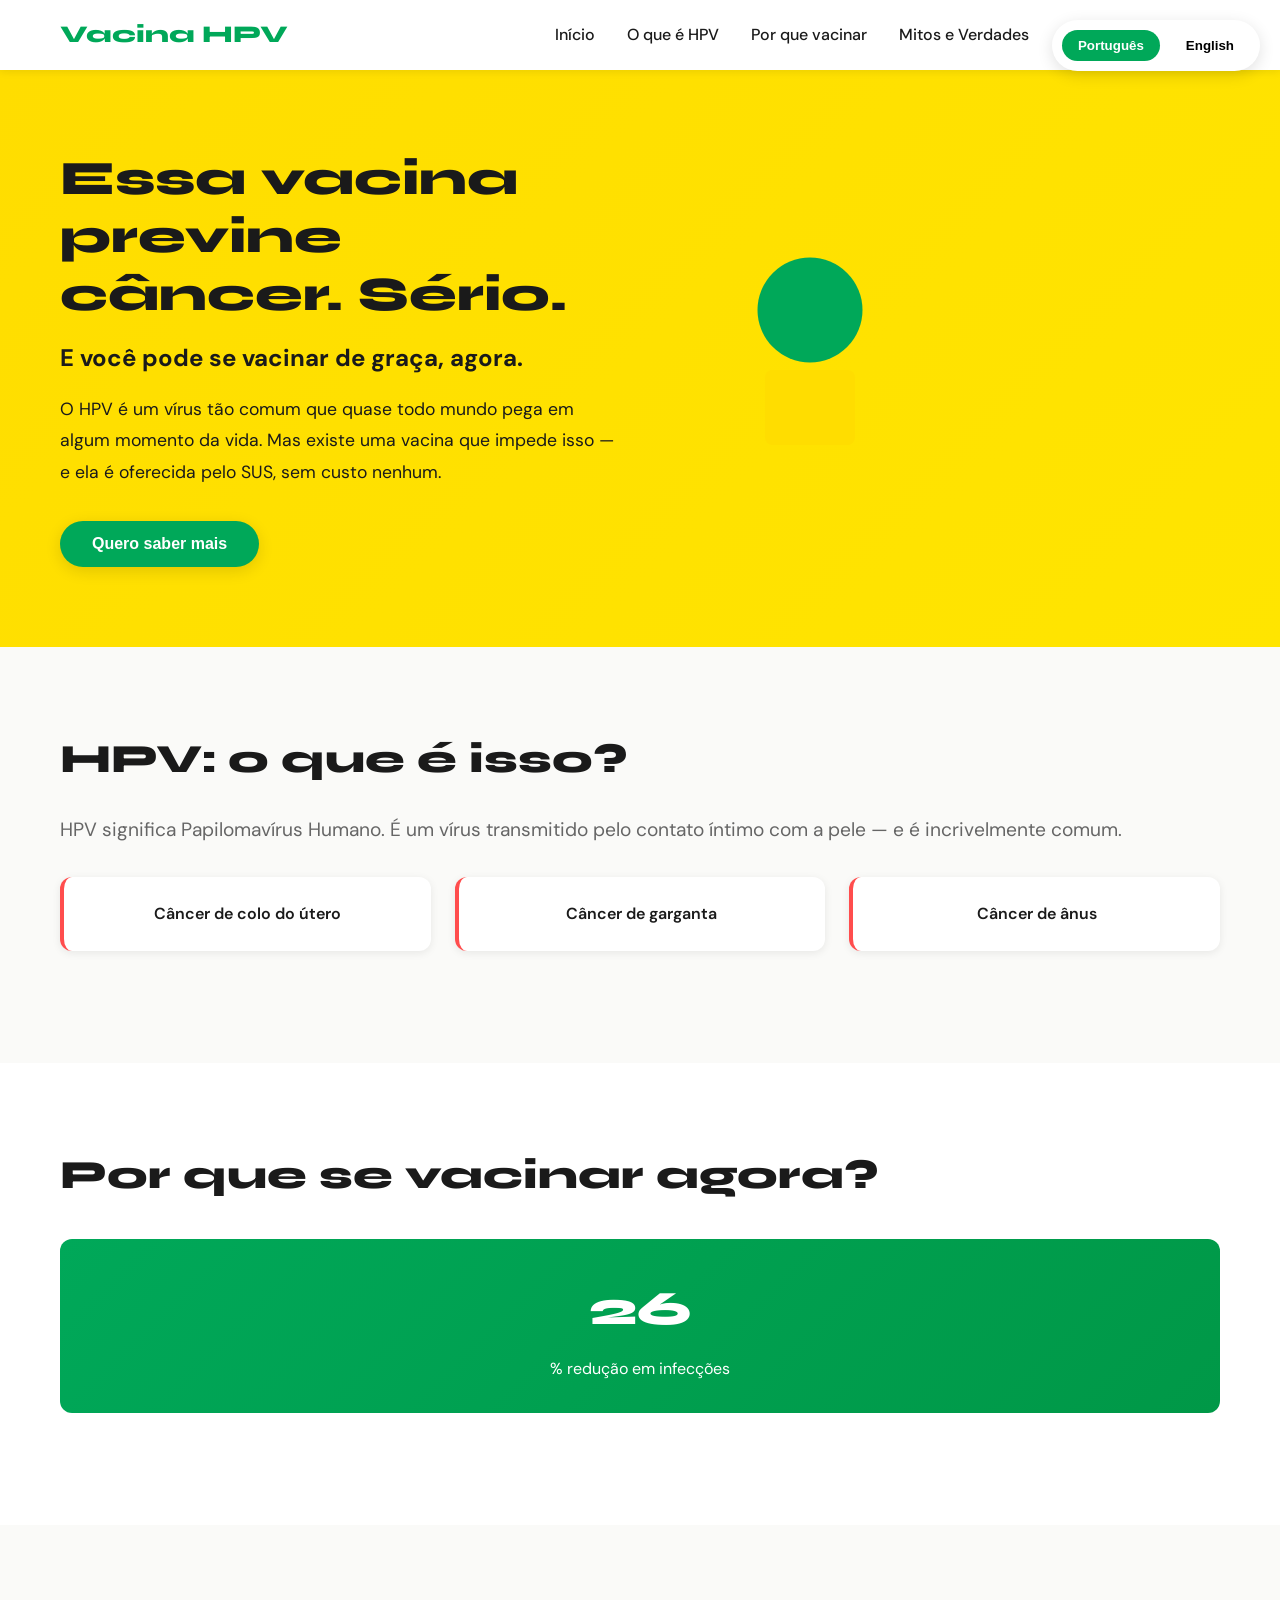
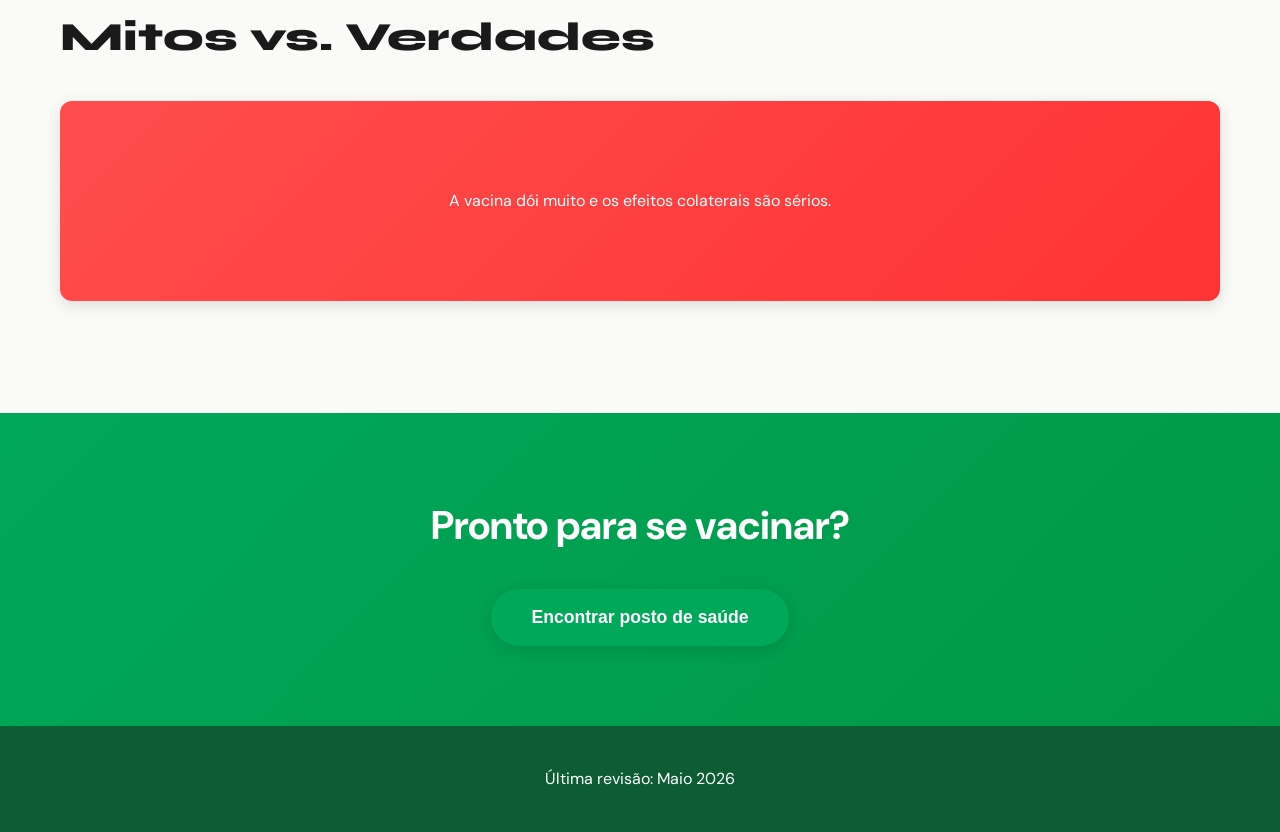
<file: index.html>
<!DOCTYPE html>
<html lang="pt-BR">
<head>
    <meta charset="UTF-8">
    <meta name="viewport" content="width=device-width, initial-scale=1.0">
    <title>Vacina HPV - Brasil | HPV Vaccine - Brazil</title>
    <meta name="description" content="Informações sobre vacinação HPV para adolescentes. Information about HPV vaccination for teenagers.">
    <link rel="stylesheet" href="styles.css">
    <link href="https://fonts.googleapis.com/css2?family=DM+Sans:wght@400;500;700&family=Syne:wght@700;800&display=swap" rel="stylesheet">
</head>
<body>
    <div class="lang-switcher">
        <button class="lang-btn active" data-lang="pt" onclick="switchLanguage('pt')">Português</button>
        <button class="lang-btn" data-lang="en" onclick="switchLanguage('en')">English</button>
    </div>

    <nav class="navbar">
        <div class="container">
            <div class="logo">
                <span class="logo-text" data-i18n="logo">Vacina HPV</span>
            </div>
            <ul class="nav-links">
                <li><a href="#hero" data-i18n="nav_home">Início</a></li>
                <li><a href="#about" data-i18n="nav_about">O que é HPV</a></li>
                <li><a href="#why" data-i18n="nav_why">Por que vacinar</a></li>
                <li><a href="#myths" data-i18n="nav_myths">Mitos e Verdades</a></li>
                <li><a href="#how" data-i18n="nav_how">Como tomar</a></li>
                <li><a href="#faq" data-i18n="nav_faq">FAQ</a></li>
            </ul>
        </div>
    </nav>

    <section id="hero" class="hero">
        <div class="container">
            <div class="hero-content">
                <h1 data-i18n="hero_title">Essa vacina previne câncer. Sério.</h1>
                <p class="hero-subtitle" data-i18n="hero_subtitle">E você pode se vacinar de graça, agora.</p>
                <p class="hero-text" data-i18n="hero_text">O HPV é um vírus tão comum que quase todo mundo pega em algum momento da vida. Mas existe uma vacina que impede isso.</p>
                <button class="cta-button" data-i18n="hero_cta">Quero saber mais</button>
            </div>
            <div class="hero-image">
                <svg viewBox="0 0 200 200" class="hero-illustration">
                    <circle cx="100" cy="70" r="35" fill="#00A859"/>
                    <rect x="70" y="110" width="60" height="50" fill="#FFDD00" rx="5"/>
                </svg>
            </div>
        </div>
    </section>

    <section id="about" class="section about">
        <div class="container">
            <h2 data-i18n="about_title">HPV: o que é isso?</h2>
            <p class="section-intro" data-i18n="about_intro">HPV significa Papilomavírus Humano. É um vírus transmitido pelo contato íntimo com a pele.</p>
            <div class="risks-grid">
                <div class="risk-card">
                    <p data-i18n="risk_1">Câncer de colo do útero</p>
                </div>
                <div class="risk-card">
                    <p data-i18n="risk_2">Câncer de garganta</p>
                </div>
                <div class="risk-card">
                    <p data-i18n="risk_3">Câncer de ânus</p>
                </div>
            </div>
        </div>
    </section>

    <section id="why" class="section why">
        <div class="container">
            <h2 data-i18n="why_title">Por que se vacinar agora?</h2>
            <div class="stats-grid">
                <div class="stat-card">
                    <div class="stat-number" data-stat="88">0</div>
                    <p class="stat-label">% redução em infecções</p>
                </div>
            </div>
        </div>
    </section>

    <section id="myths" class="section myths">
        <div class="container">
            <h2 data-i18n="myths_title">Mitos vs. Verdades</h2>
            <div class="myth-cards">
                <div class="myth-card">
                    <div class="myth-front" onclick="flipCard(this)">
                        <p data-i18n="myth_1_front">A vacina dói muito.</p>
                    </div>
                    <div class="myth-back" onclick="flipCard(this)">
                        <p data-i18n="myth_1_back">Os efeitos são leves e passageiros.</p>
                    </div>
                </div>
            </div>
        </div>
    </section>

    <section class="cta-section">
        <div class="container">
            <h2 data-i18n="cta_heading">Pronto para se vacinar?</h2>
            <button class="cta-button large" data-i18n="cta_button">Encontrar posto de saúde</button>
        </div>
    </section>

    <footer class="footer">
        <div class="container">
            <p data-i18n="footer_last_review">Última revisão: Maio 2026</p>
        </div>
    </footer>

    <script src="script.js"></script>
</body>
</html>
</file>
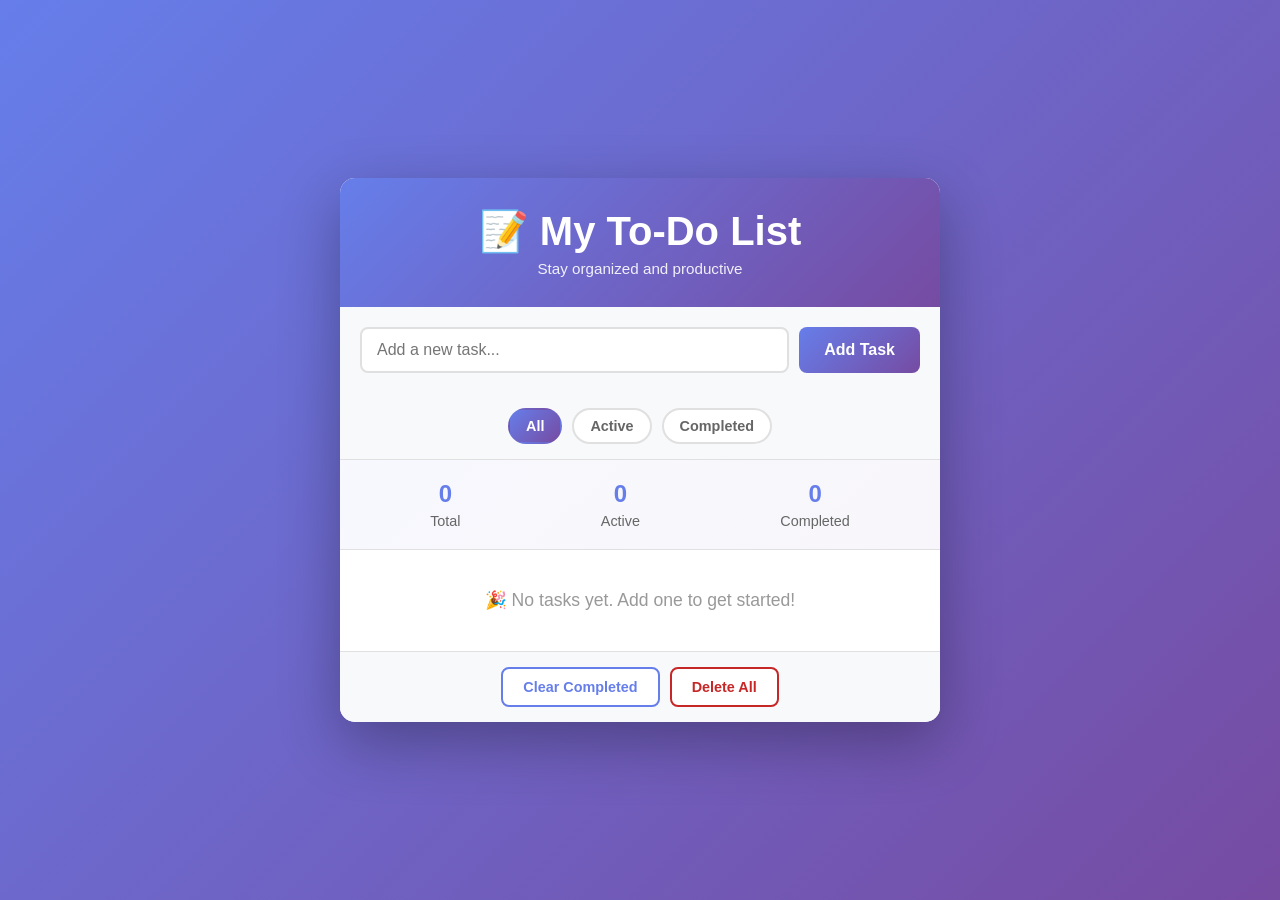
<file: todo-app.html>
<!DOCTYPE html>
<html lang="en">
<head>
    <meta charset="UTF-8">
    <meta name="viewport" content="width=device-width, initial-scale=1.0">
    <title>To-Do List App</title>
    <link rel="stylesheet" href="todo-styles.css">
</head>
<body>
    <div class="container">
        <div class="todo-app">
            <div class="header">
                <h1>📝 My To-Do List</h1>
                <p class="subtitle">Stay organized and productive</p>
            </div>

            <div class="input-section">
                <input 
                    type="text" 
                    id="todoInput" 
                    class="todo-input" 
                    placeholder="Add a new task..."
                    autocomplete="off"
                >
                <button id="addBtn" class="add-btn">Add Task</button>
            </div>

            <div class="filter-section">
                <button class="filter-btn active" data-filter="all">All</button>
                <button class="filter-btn" data-filter="active">Active</button>
                <button class="filter-btn" data-filter="completed">Completed</button>
            </div>

            <div class="stats">
                <span class="stat-item">
                    <strong id="totalTasks">0</strong> Total
                </span>
                <span class="stat-item">
                    <strong id="activeTasks">0</strong> Active
                </span>
                <span class="stat-item">
                    <strong id="completedTasks">0</strong> Completed
                </span>
            </div>

            <ul id="todoList" class="todo-list">
                <!-- Tasks will be added here -->
            </ul>

            <div class="empty-state" id="emptyState">
                <p>🎉 No tasks yet. Add one to get started!</p>
            </div>

            <div class="action-buttons">
                <button id="clearCompletedBtn" class="action-btn clear-btn">Clear Completed</button>
                <button id="clearAllBtn" class="action-btn delete-btn">Delete All</button>
            </div>
        </div>
    </div>

    <script src="todo-script.js"></script>
</body>
</html>
</file>
<file: styles.css>
:root {
    --primary-green: #00A859;
    --primary-yellow: #FFDD00;
    --accent-coral: #FF4D4D;
    --bg-off-white: #F9F7F2;
    --text-dark: #1A1A1A;
    --text-light: #666666;
    --shadow-md: 0 4px 16px rgba(0, 0, 0, 0.12);
}

* {
    margin: 0;
    padding: 0;
    box-sizing: border-box;
}

html {
    scroll-behavior: smooth;
}

body {
    font-family: 'DM Sans', sans-serif;
    background-color: var(--bg-off-white);
    color: var(--text-dark);
    line-height: 1.6;
}

.container {
    max-width: 1200px;
    margin: 0 auto;
    padding: 0 20px;
}

.lang-switcher {
    position: fixed;
    top: 20px;
    right: 20px;
    display: flex;
    gap: 10px;
    z-index: 999;
    background: white;
    padding: 10px;
    border-radius: 50px;
    box-shadow: var(--shadow-md);
}

.lang-btn {
    padding: 8px 16px;
    border: none;
    background: transparent;
    font-weight: 600;
    cursor: pointer;
    border-radius: 50px;
    transition: all 0.3s ease;
}

.lang-btn.active {
    background: var(--primary-green);
    color: white;
}

.navbar {
    position: sticky;
    top: 0;
    background: white;
    box-shadow: 0 2px 8px rgba(0, 0, 0, 0.08);
    z-index: 100;
    padding: 1rem 0;
}

.navbar .container {
    display: flex;
    justify-content: space-between;
    align-items: center;
}

.logo-text {
    font-family: 'Syne', sans-serif;
    font-size: 1.5rem;
    font-weight: 800;
    color: var(--primary-green);
}

.nav-links {
    display: flex;
    list-style: none;
    gap: 2rem;
}

.nav-links a {
    text-decoration: none;
    color: var(--text-dark);
    font-weight: 500;
    transition: color 0.3s ease;
}

.nav-links a:hover {
    color: var(--primary-green);
}

.hero {
    background: linear-gradient(135deg, var(--primary-yellow) 0%, #FFE500 100%);
    padding: 80px 0;
    position: relative;
}

.hero .container {
    display: grid;
    grid-template-columns: 1fr 1fr;
    gap: 40px;
    align-items: center;
}

.hero-content h1 {
    font-family: 'Syne', sans-serif;
    font-size: 3rem;
    font-weight: 800;
    line-height: 1.2;
    margin-bottom: 1rem;
}

.hero-subtitle {
    font-size: 1.5rem;
    font-weight: 700;
    margin-bottom: 1rem;
}

.hero-text {
    font-size: 1.1rem;
    margin-bottom: 2rem;
    line-height: 1.8;
}

.hero-illustration {
    width: 100%;
    max-width: 300px;
    height: auto;
    animation: float 3s ease-in-out infinite;
}

@keyframes float {
    0%, 100% { transform: translateY(0px); }
    50% { transform: translateY(-20px); }
}

.cta-button {
    background: var(--primary-green);
    color: white;
    border: none;
    padding: 14px 32px;
    border-radius: 50px;
    font-size: 1rem;
    font-weight: 700;
    cursor: pointer;
    transition: all 0.3s ease;
    box-shadow: var(--shadow-md);
}

.cta-button:hover {
    background: #008040;
    transform: translateY(-2px);
}

.cta-button.large {
    padding: 18px 40px;
    font-size: 1.1rem;
}

.section {
    padding: 80px 0;
    background: white;
}

.section:nth-child(even) {
    background: #FAFAF8;
}

.section h2 {
    font-family: 'Syne', sans-serif;
    font-size: 2.5rem;
    font-weight: 800;
    margin-bottom: 1.5rem;
}

.section-intro {
    font-size: 1.2rem;
    color: var(--text-light);
    margin-bottom: 2rem;
}

.risks-grid {
    display: grid;
    grid-template-columns: repeat(auto-fit, minmax(200px, 1fr));
    gap: 1.5rem;
    margin: 2rem 0;
}

.risk-card {
    background: white;
    padding: 1.5rem;
    border-radius: 12px;
    box-shadow: 0 2px 8px rgba(0, 0, 0, 0.08);
    text-align: center;
    border-left: 4px solid var(--accent-coral);
}

.risk-card p {
    font-weight: 600;
}

.stats-grid {
    display: grid;
    grid-template-columns: repeat(auto-fit, minmax(200px, 1fr));
    gap: 2rem;
    margin: 2rem 0;
}

.stat-card {
    background: linear-gradient(135deg, var(--primary-green) 0%, #009847 100%);
    color: white;
    padding: 2rem;
    border-radius: 12px;
    text-align: center;
}

.stat-number {
    font-family: 'Syne', sans-serif;
    font-size: 3rem;
    font-weight: 800;
    display: block;
    margin-bottom: 0.5rem;
}

.myth-cards {
    display: grid;
    grid-template-columns: repeat(auto-fit, minmax(300px, 1fr));
    gap: 1.5rem;
    margin: 2rem 0;
}

.myth-card {
    perspective: 1000px;
    cursor: pointer;
    height: 200px;
}

.myth-front, .myth-back {
    background: white;
    padding: 2rem;
    border-radius: 12px;
    box-shadow: var(--shadow-md);
    height: 100%;
    display: flex;
    flex-direction: column;
    justify-content: center;
    align-items: center;
    text-align: center;
    transition: transform 0.6s;
    backface-visibility: hidden;
}

.myth-front {
    background: linear-gradient(135deg, #FF4D4D 0%, #FF3333 100%);
    color: white;
}

.myth-back {
    background: linear-gradient(135deg, var(--primary-green) 0%, #009847 100%);
    color: white;
    transform: rotateY(180deg);
}

.myth-card.flipped .myth-front {
    transform: rotateY(180deg);
}

.myth-card.flipped .myth-back {
    transform: rotateY(0deg);
}

.cta-section {
    background: linear-gradient(135deg, var(--primary-green) 0%, #009847 100%);
    color: white;
    padding: 80px 0;
    text-align: center;
}

.cta-section h2 {
    font-size: 2.5rem;
    color: white;
    margin-bottom: 2rem;
}

.footer {
    background: #0D5C34;
    color: white;
    padding: 40px 0;
    text-align: center;
}

@media (max-width: 768px) {
    .hero .container {
        grid-template-columns: 1fr;
    }

    .hero-content h1 {
        font-size: 2rem;
    }

    .nav-links {
        display: none;
    }
}
</file>
<file: todo-styles.css>
* {
    margin: 0;
    padding: 0;
    box-sizing: border-box;
}

body {
    font-family: 'Segoe UI', Tahoma, Geneva, Verdana, sans-serif;
    background: linear-gradient(135deg, #667eea 0%, #764ba2 100%);
    min-height: 100vh;
    display: flex;
    justify-content: center;
    align-items: center;
    padding: 20px;
}

.container {
    width: 100%;
    max-width: 600px;
}

.todo-app {
    background: white;
    border-radius: 15px;
    box-shadow: 0 20px 60px rgba(0, 0, 0, 0.3);
    overflow: hidden;
    animation: slideIn 0.4s ease-out;
}

@keyframes slideIn {
    from {
        opacity: 0;
        transform: translateY(30px);
    }
    to {
        opacity: 1;
        transform: translateY(0);
    }
}

.header {
    background: linear-gradient(135deg, #667eea 0%, #764ba2 100%);
    color: white;
    padding: 30px 20px;
    text-align: center;
}

.header h1 {
    font-size: 2.5rem;
    margin-bottom: 5px;
    font-weight: 700;
}

.subtitle {
    font-size: 0.95rem;
    opacity: 0.9;
    font-weight: 300;
}

.input-section {
    display: flex;
    gap: 10px;
    padding: 20px;
    background: #f8f9fa;
}

.todo-input {
    flex: 1;
    padding: 12px 15px;
    border: 2px solid #e0e0e0;
    border-radius: 8px;
    font-size: 1rem;
    transition: border-color 0.3s;
}

.todo-input:focus {
    outline: none;
    border-color: #667eea;
    box-shadow: 0 0 0 3px rgba(102, 126, 234, 0.1);
}

.add-btn {
    padding: 12px 25px;
    background: linear-gradient(135deg, #667eea 0%, #764ba2 100%);
    color: white;
    border: none;
    border-radius: 8px;
    font-size: 1rem;
    font-weight: 600;
    cursor: pointer;
    transition: transform 0.2s, box-shadow 0.2s;
}

.add-btn:hover {
    transform: translateY(-2px);
    box-shadow: 0 5px 15px rgba(102, 126, 234, 0.4);
}

.add-btn:active {
    transform: translateY(0);
}

.filter-section {
    display: flex;
    gap: 10px;
    padding: 15px 20px;
    background: #f8f9fa;
    border-bottom: 1px solid #e0e0e0;
    justify-content: center;
    flex-wrap: wrap;
}

.filter-btn {
    padding: 8px 16px;
    background: white;
    border: 2px solid #e0e0e0;
    border-radius: 20px;
    font-size: 0.9rem;
    font-weight: 600;
    cursor: pointer;
    transition: all 0.3s;
    color: #666;
}

.filter-btn:hover {
    border-color: #667eea;
    color: #667eea;
}

.filter-btn.active {
    background: linear-gradient(135deg, #667eea 0%, #764ba2 100%);
    color: white;
    border-color: transparent;
}

.stats {
    display: flex;
    justify-content: space-around;
    padding: 20px;
    background: linear-gradient(135deg, rgba(102, 126, 234, 0.05) 0%, rgba(118, 75, 162, 0.05) 100%);
    border-bottom: 1px solid #e0e0e0;
}

.stat-item {
    text-align: center;
    font-size: 0.9rem;
    color: #666;
}

.stat-item strong {
    display: block;
    font-size: 1.5rem;
    color: #667eea;
    margin-bottom: 5px;
}

.todo-list {
    list-style: none;
    padding: 0;
    max-height: 400px;
    overflow-y: auto;
}

.todo-item {
    display: flex;
    align-items: center;
    gap: 12px;
    padding: 15px 20px;
    border-bottom: 1px solid #e0e0e0;
    transition: background 0.2s, transform 0.2s;
    animation: itemSlideIn 0.3s ease-out;
}

@keyframes itemSlideIn {
    from {
        opacity: 0;
        transform: translateX(-20px);
    }
    to {
        opacity: 1;
        transform: translateX(0);
    }
}

.todo-item:hover {
    background: #f8f9fa;
    transform: translateX(5px);
}

.todo-item.completed {
    opacity: 0.6;
}

.todo-item.completed .todo-text {
    text-decoration: line-through;
    color: #999;
}

.checkbox {
    width: 24px;
    height: 24px;
    cursor: pointer;
    accent-color: #667eea;
}

.todo-text {
    flex: 1;
    font-size: 1rem;
    color: #333;
    word-break: break-word;
}

.priority-badge {
    padding: 4px 10px;
    border-radius: 12px;
    font-size: 0.75rem;
    font-weight: 600;
    text-transform: uppercase;
}

.priority-high {
    background: #ffebee;
    color: #c62828;
}

.priority-medium {
    background: #fff3e0;
    color: #e65100;
}

.priority-low {
    background: #e8f5e9;
    color: #2e7d32;
}

.delete-btn-item {
    padding: 6px 12px;
    background: #ffebee;
    color: #c62828;
    border: none;
    border-radius: 6px;
    font-size: 0.85rem;
    cursor: pointer;
    transition: all 0.2s;
    font-weight: 600;
}

.delete-btn-item:hover {
    background: #ef5350;
    color: white;
}

.empty-state {
    text-align: center;
    padding: 40px 20px;
    color: #999;
    font-size: 1.1rem;
    display: none;
}

.empty-state.show {
    display: block;
}

.action-buttons {
    display: flex;
    gap: 10px;
    padding: 15px 20px;
    background: #f8f9fa;
    border-top: 1px solid #e0e0e0;
    justify-content: center;
    flex-wrap: wrap;
}

.action-btn {
    padding: 10px 20px;
    border: 2px solid #e0e0e0;
    background: white;
    border-radius: 8px;
    font-size: 0.9rem;
    font-weight: 600;
    cursor: pointer;
    transition: all 0.3s;
}

.clear-btn {
    color: #667eea;
    border-color: #667eea;
}

.clear-btn:hover {
    background: #667eea;
    color: white;
}

.delete-btn {
    color: #c62828;
    border-color: #c62828;
}

.delete-btn:hover {
    background: #c62828;
    color: white;
}

/* Scrollbar styling */
.todo-list::-webkit-scrollbar {
    width: 8px;
}

.todo-list::-webkit-scrollbar-track {
    background: #f1f1f1;
}

.todo-list::-webkit-scrollbar-thumb {
    background: #667eea;
    border-radius: 10px;
}

.todo-list::-webkit-scrollbar-thumb:hover {
    background: #764ba2;
}

@media (max-width: 600px) {
    .header h1 {
        font-size: 1.8rem;
    }

    .input-section {
        flex-direction: column;
    }

    .add-btn {
        width: 100%;
    }

    .stats {
        flex-direction: column;
        gap: 15px;
    }

    .filter-section {
        gap: 5px;
    }

    .filter-btn {
        padding: 6px 12px;
        font-size: 0.8rem;
    }

    .action-buttons {
        flex-direction: column;
    }

    .action-btn {
        width: 100%;
    }
}
</file>
